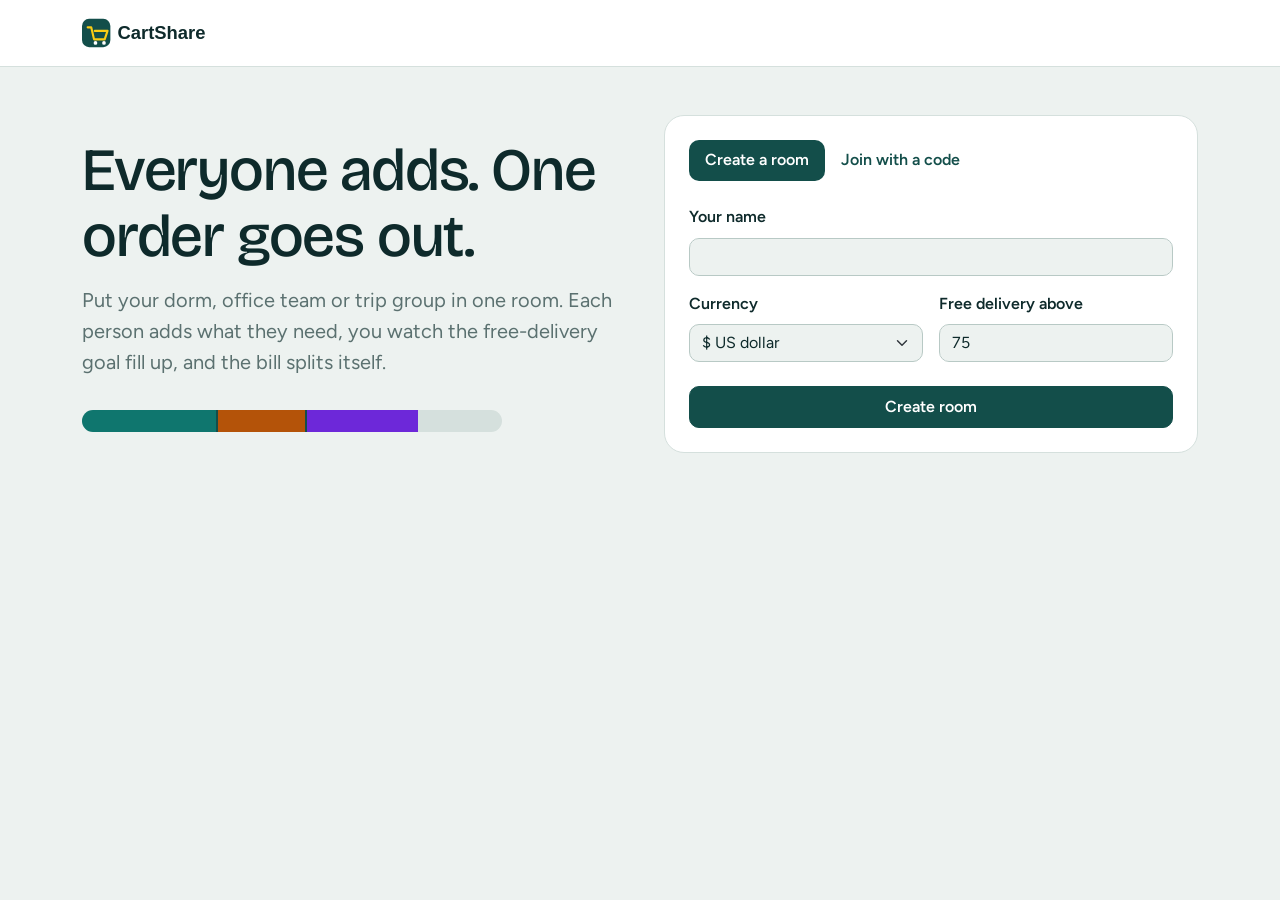
<file: index.html>
<!DOCTYPE html>
<html lang="en">
<head>
  <meta charset="utf-8">
  <meta name="viewport" content="width=device-width, initial-scale=1">
  <title>CartShare: one cart for the whole room</title>
  <meta name="description" content="Create or join a room, build a shared cart together, and split the bill fairly.">
  <link rel="icon" href="assets/favicon.svg" type="image/svg+xml">
  <link rel="preconnect" href="https://fonts.googleapis.com">
  <link rel="preconnect" href="https://fonts.gstatic.com" crossorigin>
  <link href="https://fonts.googleapis.com/css2?family=Bricolage+Grotesque:opsz,wght@12..96,600;12..96,700&family=Figtree:wght@400;500;600;700&display=swap" rel="stylesheet">
  <link href="https://cdn.jsdelivr.net/npm/bootstrap@5.3.3/dist/css/bootstrap.min.css" rel="stylesheet">
  <link href="css/styles.css" rel="stylesheet">
</head>
<body>
  <header class="cs-topbar">
    <div class="container py-3">
      <img src="assets/logo.svg" alt="CartShare" class="cs-logo">
    </div>
  </header>

  <main class="container py-5">
    <div class="row g-5 align-items-center">
      <section class="col-lg-6 landing-hero">
        <h1 class="mb-3">Everyone adds. One order goes out.</h1>
        <p class="fs-5 text-muted-cs mb-4">
          Put your dorm, office team or trip group in one room. Each person adds what they need,
          you watch the free-delivery goal fill up, and the bill splits itself.
        </p>

        <div class="mini-meter" aria-hidden="true">
          <div class="meter-wrap">
            <div class="meter-track">
              <div class="meter-seg" style="width:32%; background:#0F766E"></div>
              <div class="meter-seg" style="width:21%; background:#B45309"></div>
              <div class="meter-seg" style="width:27%; background:#6D28D9"></div>
            </div>
          </div>
        </div>
      </section>

      <section class="col-lg-6">
        <div class="join-card">
          <div id="resumeBanner" class="resume-banner mb-3 d-none" role="status">
            <div class="d-flex flex-wrap align-items-center gap-2">
              <span id="resumeText" class="me-auto"></span>
              <a href="room.html" class="btn btn-cs btn-sm">Continue</a>
            </div>
          </div>

          <ul class="nav nav-pills mb-4" id="entryTabs" role="tablist">
            <li class="nav-item" role="presentation">
              <button class="nav-link active" id="tab-create" data-bs-toggle="pill" data-bs-target="#pane-create" type="button" role="tab" aria-controls="pane-create" aria-selected="true">Create a room</button>
            </li>
            <li class="nav-item" role="presentation">
              <button class="nav-link" id="tab-join" data-bs-toggle="pill" data-bs-target="#pane-join" type="button" role="tab" aria-controls="pane-join" aria-selected="false">Join with a code</button>
            </li>
          </ul>

          <div class="tab-content">
            <div class="tab-pane fade show active" id="pane-create" role="tabpanel" aria-labelledby="tab-create">
              <form id="createForm" novalidate>
                <div class="mb-3">
                  <label for="createName" class="form-label fw-semibold">Your name</label>
                  <input type="text" class="form-control" id="createName" maxlength="24" autocomplete="nickname" required>
                  <div class="invalid-feedback">Enter the name your roommates will see.</div>
                </div>
                <div class="row g-3 mb-4">
                  <div class="col-sm-6">
                    <label for="createCurrency" class="form-label fw-semibold">Currency</label>
                    <select id="createCurrency" class="form-select"></select>
                  </div>
                  <div class="col-sm-6">
                    <label for="createGoal" class="form-label fw-semibold">Free delivery above</label>
                    <input type="number" class="form-control" id="createGoal" min="1" step="0.01" value="75" required>
                    <div class="invalid-feedback">Enter an amount greater than 0.</div>
                  </div>
                </div>
                <button type="submit" class="btn btn-cs w-100 py-2">Create room</button>
              </form>
            </div>

            <div class="tab-pane fade" id="pane-join" role="tabpanel" aria-labelledby="tab-join">
              <form id="joinForm" novalidate>
                <div class="mb-3">
                  <label for="joinName" class="form-label fw-semibold">Your name</label>
                  <input type="text" class="form-control" id="joinName" maxlength="24" autocomplete="nickname" required>
                  <div class="invalid-feedback">Enter the name your roommates will see.</div>
                </div>
                <div class="mb-4">
                  <label for="joinCode" class="form-label fw-semibold">Room code</label>
                  <input type="text" class="form-control text-uppercase" id="joinCode" maxlength="6" inputmode="text" autocomplete="off" spellcheck="false" required aria-describedby="joinCodeHelp">
                  <div id="joinCodeHelp" class="form-text">Six letters and numbers, shared by whoever created the room.</div>
                  <div class="invalid-feedback" id="joinCodeError">Enter the 6-character room code.</div>
                </div>
                <button type="submit" class="btn btn-cs w-100 py-2">Join room</button>
              </form>
            </div>
          </div>
        </div>
      </section>
    </div>
  </main>

  <script src="https://cdn.jsdelivr.net/npm/bootstrap@5.3.3/dist/js/bootstrap.bundle.min.js"></script>
  <script src="js/storage.js"></script>
  <script src="js/index.js"></script>
</body>
</html>
</file>
<file: css/print.css>
/* Print rules: loaded with media="print" on receipt.html. Only the receipt paper is printed. */

@page {
  size: A4 portrait;
  margin: 14mm;
}

@media print {
  html, body {
    background: #fff !important;
    color: #000 !important;
  }

  .no-print,
  .cs-topbar,
  .toast-container {
    display: none !important;
  }

  .receipt-page { background: #fff !important; padding: 0 !important; }

  .receipt-page .container { max-width: none !important; padding: 0 !important; }

  .receipt-paper {
    max-width: none;
    width: 100%;
    margin: 0;
    padding: 0;
    box-shadow: none;
    border-radius: 0;
    font-size: 11pt;
    color: #000;
  }

  .receipt-paper .sub { color: #333; }

  .receipt-paper tr,
  .receipt-paper section {
    break-inside: avoid;
    page-break-inside: avoid;
  }

  .receipt-paper thead { display: table-header-group; }

  a { color: inherit; text-decoration: none; }
}
</file>
<file: css/styles.css>
/* CartShare styles. Bootstrap 5 supplies the grid and form controls; this file sets the look. */

:root {
  --cs-bg: #EDF2F0;
  --cs-surface: #FFFFFF;
  --cs-ink: #0E2A2B;
  --cs-muted: #5B7170;
  --cs-line: #D5E0DD;
  --cs-primary: #134E4A;
  --cs-primary-hover: #0D3B38;
  --cs-goal: #FACC15;
  --cs-danger: #BE123C;
  --cs-radius: 14px;

  --bs-body-font-family: "Figtree", system-ui, -apple-system, "Segoe UI", sans-serif;
  --bs-body-color: var(--cs-ink);
  --bs-body-bg: var(--cs-bg);
  --bs-primary: var(--cs-primary);
  --bs-primary-rgb: 19, 78, 74;
  --bs-link-color: var(--cs-primary);
  --bs-link-hover-color: var(--cs-primary-hover);
}

body {
  background: var(--cs-bg);
  color: var(--cs-ink);
  font-size: 1rem;
  line-height: 1.55;
}

h1, h2, h3, h4, .display-font {
  font-family: "Bricolage Grotesque", "Figtree", system-ui, sans-serif;
  letter-spacing: -0.02em;
  line-height: 1.1;
}

.text-muted-cs { color: var(--cs-muted); }

:focus-visible {
  outline: 3px solid var(--cs-goal);
  outline-offset: 2px;
}

/* ---------- buttons ---------- */

.btn-cs {
  --bs-btn-bg: var(--cs-primary);
  --bs-btn-border-color: var(--cs-primary);
  --bs-btn-color: #fff;
  --bs-btn-hover-bg: var(--cs-primary-hover);
  --bs-btn-hover-border-color: var(--cs-primary-hover);
  --bs-btn-hover-color: #fff;
  --bs-btn-active-bg: var(--cs-primary-hover);
  --bs-btn-active-border-color: var(--cs-primary-hover);
  --bs-btn-active-color: #fff;
  --bs-btn-focus-shadow-rgb: 250, 204, 21;
  font-weight: 600;
  border-radius: 10px;
}

.btn-outline-cs {
  --bs-btn-color: var(--cs-primary);
  --bs-btn-border-color: var(--cs-primary);
  --bs-btn-hover-bg: var(--cs-primary);
  --bs-btn-hover-border-color: var(--cs-primary);
  --bs-btn-hover-color: #fff;
  --bs-btn-active-bg: var(--cs-primary);
  --bs-btn-active-color: #fff;
  font-weight: 600;
  border-radius: 10px;
}

.form-control, .form-select {
  border-color: #B8C9C5;
  border-radius: 10px;
}

.form-control:focus, .form-select:focus {
  border-color: var(--cs-primary);
  box-shadow: 0 0 0 0.2rem rgba(250, 204, 21, 0.55);
}

/* ---------- top bar ---------- */

.cs-topbar {
  background: var(--cs-surface);
  border-bottom: 1px solid var(--cs-line);
}

.cs-logo { height: 34px; width: auto; display: block; }

.code-chip {
  display: inline-flex;
  align-items: center;
  gap: 0.5rem;
  border: 1.5px dashed var(--cs-primary);
  border-radius: 10px;
  padding: 0.25rem 0.5rem 0.25rem 0.75rem;
  background: #F7FBFA;
}

.code-chip .code {
  font-family: "Bricolage Grotesque", sans-serif;
  font-weight: 700;
  font-size: 1.15rem;
  letter-spacing: 0.18em;
}

/* ---------- member avatars ---------- */

.avatars { display: flex; flex-wrap: wrap; gap: 0.5rem; }

.avatar {
  position: relative;
  width: 36px;
  height: 36px;
  border-radius: 50%;
  display: inline-flex;
  align-items: center;
  justify-content: center;
  color: #fff;
  font-weight: 700;
  font-size: 0.95rem;
  border: 2px solid #fff;
  box-shadow: 0 0 0 1px var(--cs-line);
}

.avatar .dot {
  position: absolute;
  right: -2px;
  bottom: -2px;
  width: 11px;
  height: 11px;
  border-radius: 50%;
  border: 2px solid #fff;
  background: #94A3B8;
}

.avatar.online .dot { background: #16A34A; }

.dot-inline {
  display: inline-block;
  width: 10px;
  height: 10px;
  border-radius: 50%;
  flex: none;
}

/* ---------- the delivery meter (the memorable bit) ---------- */

.meter-card {
  background: var(--cs-primary);
  color: #fff;
  border-radius: 20px;
  padding: 1.5rem;
}

.meter-title { font-size: clamp(1.5rem, 4vw, 2.25rem); margin: 0; }

.meter-sub { color: #BFE0DB; margin: 0.25rem 0 0; }

.meter-track {
  position: relative;
  height: 28px;
  border-radius: 999px;
  background: rgba(255, 255, 255, 0.16);
  overflow: hidden;
  display: flex;
}

.meter-wrap { position: relative; padding-top: 0.5rem; }

.meter-seg {
  height: 100%;
  min-width: 0;
  transition: width 0.4s ease;
}

.meter-seg + .meter-seg { border-left: 2px solid var(--cs-primary); }

.meter-goal {
  position: absolute;
  top: 0;
  bottom: -6px;
  width: 0;
  border-left: 3px solid var(--cs-goal);
  transition: left 0.4s ease;
}

.meter-goal::after {
  content: "Free delivery";
  position: absolute;
  top: -1.45rem;
  right: 0;
  transform: translateX(var(--goal-shift, 50%));
  white-space: nowrap;
  font-size: 0.8rem;
  font-weight: 700;
  color: var(--cs-goal);
}

.meter-legend { display: flex; flex-wrap: wrap; gap: 0.35rem 1rem; font-size: 0.9rem; color: #D6EEEA; }

.meter-card .btn-link { color: var(--cs-goal); font-weight: 600; }

.meter-card.unlocked .meter-title::before {
  content: "";
  display: inline-block;
  width: 0.6em;
  height: 0.6em;
  margin-right: 0.35em;
  border-radius: 50%;
  background: var(--cs-goal);
}

/* ---------- panels ---------- */

.panel {
  background: var(--cs-surface);
  border: 1px solid var(--cs-line);
  border-radius: var(--cs-radius);
  padding: 1.25rem;
}

.panel-title { font-size: 1.2rem; margin: 0 0 0.75rem; }

/* ---------- cart items ---------- */

.cart-list { list-style: none; margin: 0; padding: 0; }

.cart-item {
  display: grid;
  grid-template-columns: 1fr auto;
  gap: 0.5rem 1rem;
  padding: 0.85rem 0;
  border-top: 1px solid var(--cs-line);
  align-items: center;
}

.cart-item:first-child { border-top: 0; }

.item-name { font-weight: 600; overflow-wrap: anywhere; }

.item-meta { font-size: 0.875rem; color: var(--cs-muted); display: flex; align-items: center; gap: 0.4rem; }

.item-controls { display: flex; align-items: center; gap: 0.5rem; justify-self: end; }

.qty-stepper {
  display: inline-flex;
  align-items: center;
  border: 1px solid #B8C9C5;
  border-radius: 10px;
  overflow: hidden;
}

.qty-stepper button {
  border: 0;
  background: #F4F8F7;
  width: 34px;
  height: 34px;
  font-size: 1.1rem;
  line-height: 1;
  color: var(--cs-ink);
}

.qty-stepper button:hover { background: #E3EDEA; }

.qty-stepper output { min-width: 2rem; text-align: center; font-weight: 600; }

.line-total { min-width: 5.5rem; text-align: right; font-weight: 700; font-variant-numeric: tabular-nums; }

.btn-remove {
  border: 0;
  background: transparent;
  color: var(--cs-danger);
  font-weight: 600;
  padding: 0.35rem 0.5rem;
  border-radius: 8px;
}

.btn-remove:hover { background: #FDECEF; }

.empty-state {
  text-align: center;
  padding: 2rem 1rem;
  color: var(--cs-muted);
}

.empty-state strong { display: block; color: var(--cs-ink); font-size: 1.1rem; margin-bottom: 0.25rem; }

/* ---------- split + activity ---------- */

.split-row {
  display: flex;
  align-items: center;
  gap: 0.6rem;
  padding: 0.5rem 0;
  border-top: 1px solid var(--cs-line);
}

.split-row:first-child { border-top: 0; }

.split-row .amount { margin-left: auto; font-weight: 700; font-variant-numeric: tabular-nums; }

.activity-list { list-style: none; margin: 0; padding: 0; max-height: 360px; overflow-y: auto; }

.activity-item { display: flex; gap: 0.6rem; padding: 0.55rem 0; border-top: 1px solid var(--cs-line); font-size: 0.93rem; }

.activity-item:first-child { border-top: 0; }

.activity-item .dot-inline { margin-top: 0.4rem; }

.activity-item time { display: block; font-size: 0.8rem; color: var(--cs-muted); }

/* ---------- landing page ---------- */

.landing-hero h1 { font-size: clamp(2.25rem, 6vw, 3.75rem); }

.mini-meter { max-width: 420px; }

.mini-meter .meter-track { background: #D5E0DD; height: 22px; }

.join-card { background: var(--cs-surface); border: 1px solid var(--cs-line); border-radius: 20px; padding: 1.5rem; }

.nav-pills .nav-link { color: var(--cs-primary); font-weight: 600; border-radius: 10px; }

.nav-pills .nav-link.active { background: var(--cs-primary); color: #fff; }

.resume-banner {
  background: #FEF9C3;
  border: 1px solid #FDE68A;
  border-radius: 12px;
  padding: 0.75rem 1rem;
}

/* ---------- toast ---------- */

.toast-container { z-index: 1090; }

/* ---------- receipt (screen view; print rules live in print.css) ---------- */

.receipt-page { background: #DDE6E3; }

.receipt-paper {
  max-width: 560px;
  margin: 0 auto;
  background: #fff;
  padding: 2rem 1.75rem;
  border-radius: 6px;
  box-shadow: 0 8px 30px rgba(14, 42, 43, 0.15);
  font-family: "IBM Plex Mono", "Courier New", monospace;
  font-size: 0.9rem;
  line-height: 1.5;
}

.receipt-paper h1 {
  font-family: "IBM Plex Mono", "Courier New", monospace;
  font-size: 1.4rem;
  letter-spacing: 0;
  text-align: center;
  margin: 0;
}

.receipt-paper .center { text-align: center; }

.receipt-paper hr { border: 0; border-top: 1px dashed #333; margin: 1rem 0; opacity: 1; }

.receipt-paper table { width: 100%; border-collapse: collapse; }

.receipt-paper th { text-align: left; font-weight: 600; border-bottom: 1px solid #333; padding: 0.25rem 0; }

.receipt-paper td { padding: 0.25rem 0; vertical-align: top; }

.receipt-paper .num { text-align: right; white-space: nowrap; }

.receipt-paper .sub { color: #555; font-size: 0.8rem; }

.receipt-paper .total-row td { border-top: 1px solid #333; font-weight: 700; padding-top: 0.5rem; }

.receipt-paper h2 { font-family: "IBM Plex Mono", monospace; font-size: 1rem; letter-spacing: 0; margin: 0 0 0.5rem; }

@media (max-width: 575.98px) {
  .item-controls { flex-wrap: wrap; }
  .cart-item { grid-template-columns: 1fr; }
  .item-controls { justify-self: stretch; justify-content: space-between; }
  .receipt-paper { padding: 1.25rem 0.9rem; font-size: 0.82rem; }
}

@media (prefers-reduced-motion: reduce) {
  .meter-seg, .meter-goal { transition: none; }
}
</file>
